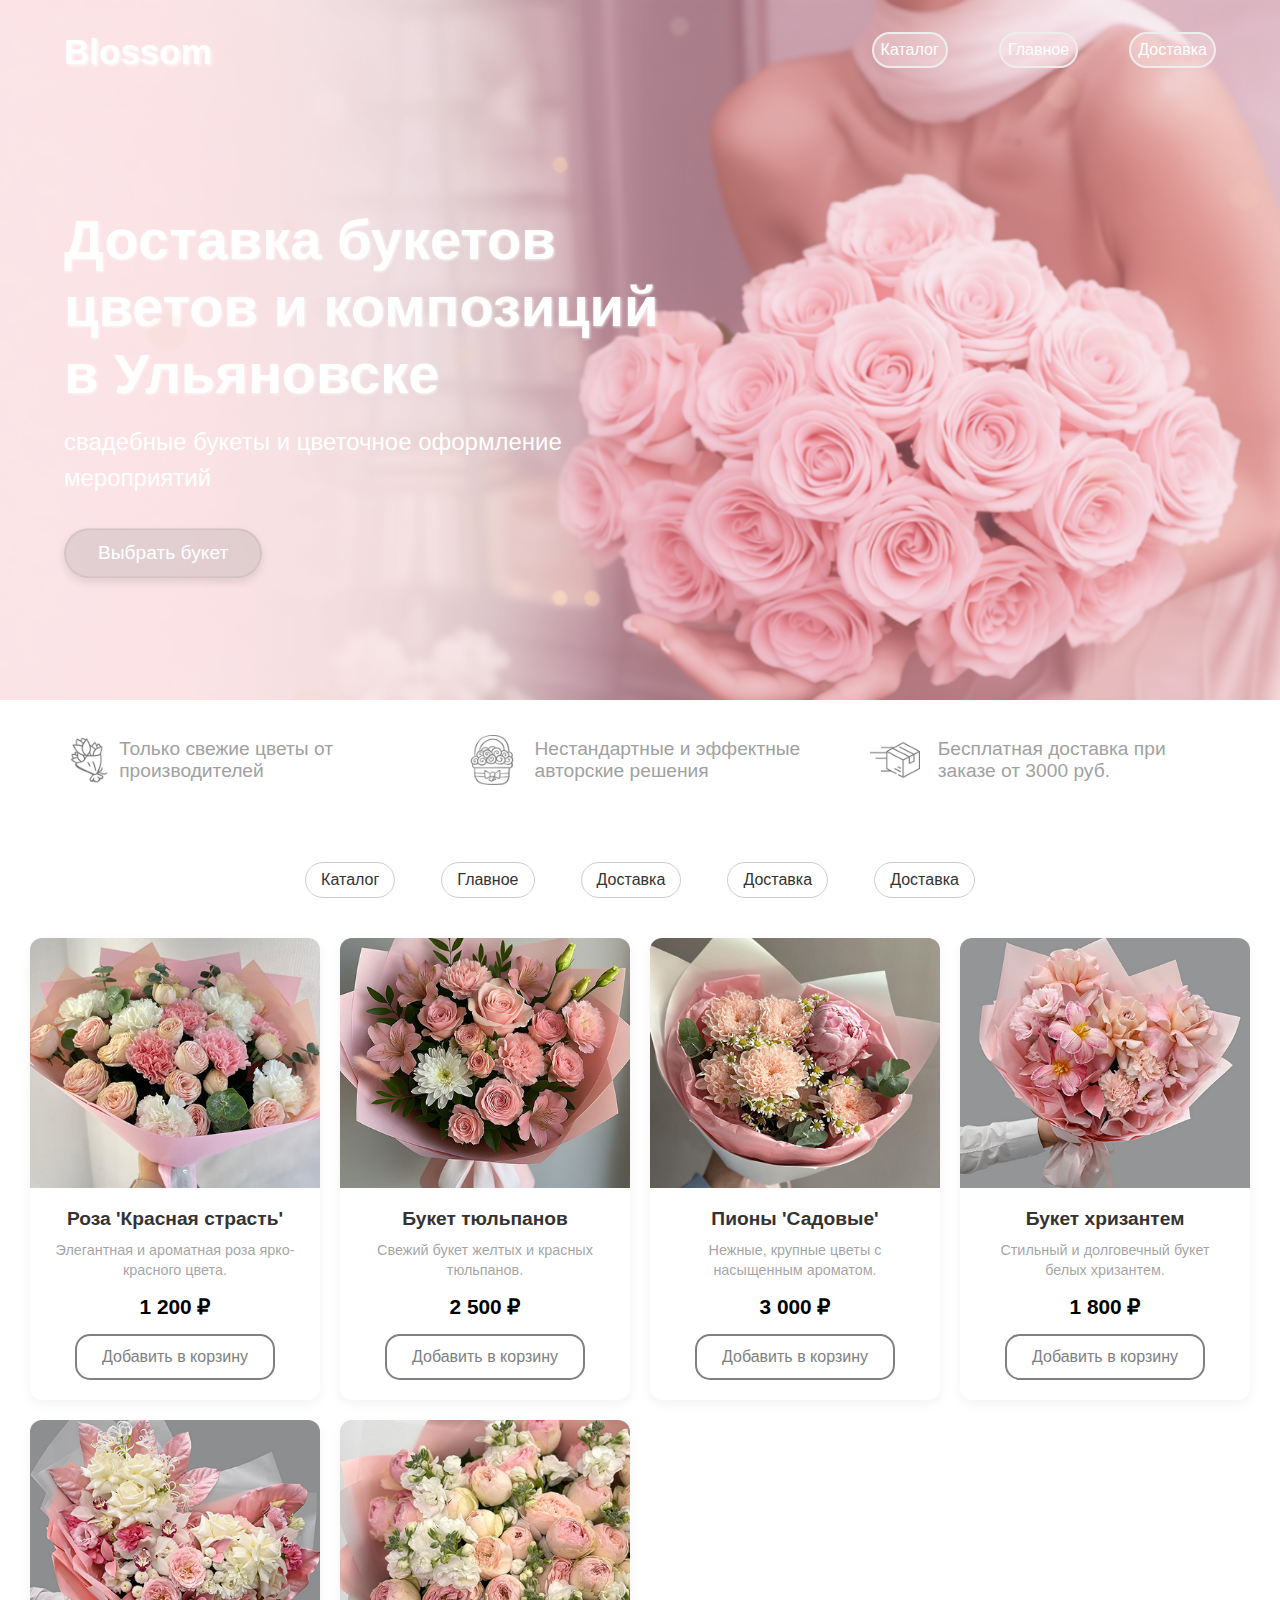
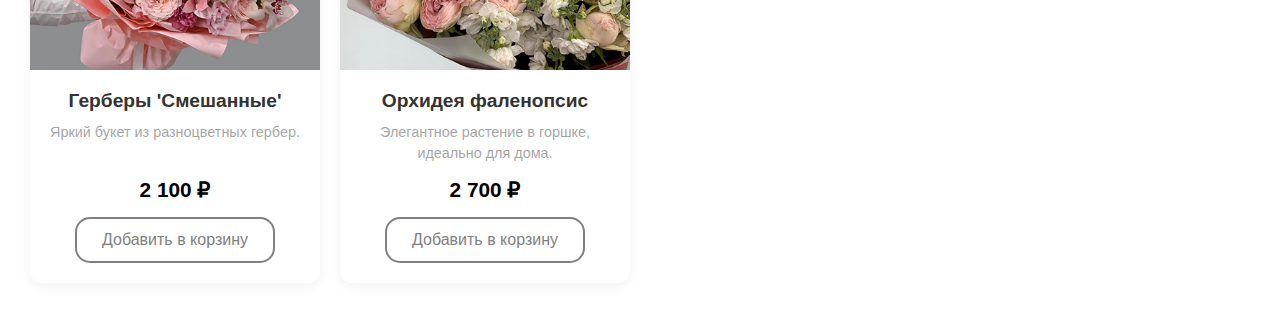
<file: index.html>
<!DOCTYPE html>
<html lang="en">
  <head>
    <meta charset="UTF-8" />
    <meta name="viewport" content="width=device-width, initial-scale=1.0" />
    <link rel="stylesheet" href="css.css" />
    <title>Document</title>
  </head>
  <body>
    <header class="header">
      <div class="logo">Blossom</div>
      <nav class="nav-menu">
        <a href="#" class="nav-item active">Каталог</a>
        <a href="pages/subscriptions.html" class="nav-item">Главное</a>
        <a href="#" class="nav-item">Доставка</a>
      </nav>
      <div class="hero-content">
        <h1>Доставка букетов цветов и композиций в Ульяновске</h1>
        <p>свадебные букеты и цветочное оформление мероприятий</p>
        <a href="#" class="btn">Выбрать букет</a>
      </div>
      <div class="floating-bubbles" id="bubbles-container"></div>
    </header>
    <main>
      <section>
        <div class="opcee_conteiner">
          <div class="byket">
            <img src="img/byket.png" alt="" />
            <p>Только свежие цветы от производителей</p>
          </div>
          <div class="korzina">
            <img src="img/korzina.png" alt="" />
            <p>Нестандартные и эффектные авторские решения</p>
          </div>
          <div class="box">
            <img src="img/box.png" alt="" />
            <p>Бесплатная доставка при заказе от 3000 руб.</p>
          </div>
        </div>
        <nav class="nav-menu-section">
          <a href="#" class="">Каталог</a>
          <a class="">Главное</a>
          <a href="#" class="">Доставка</a>
          <a href="#" class="">Доставка</a>
          <a href="#" class="">Доставка</a>
        </nav>
      </section>

      <div class="card-section-wrapper">
        <section class="card-section">
          <div class="flower-card">
            <div class="card-image">
              <img src="img/COMPOSITIONS_1.png" alt="Роза 'Красная страсть'" />
            </div>
            <div class="card-content">
              <h3 class="card-title">Роза 'Красная страсть'</h3>
              <p class="card-description">
                Элегантная и ароматная роза ярко-красного цвета.
              </p>
              <div class="card-price">1 200 ₽</div>
              <button class="card-button">Добавить в корзину</button>
            </div>
          </div>

          <div class="flower-card">
            <div class="card-image">
              <img src="img/COMPOSITIONS_2.png" alt="Букет тюльпанов" />
            </div>
            <div class="card-content">
              <h3 class="card-title">Букет тюльпанов</h3>
              <p class="card-description">
                Свежий букет желтых и красных тюльпанов.
              </p>
              <div class="card-price">2 500 ₽</div>
              <button class="card-button">Добавить в корзину</button>
            </div>
          </div>

          <div class="flower-card">
            <div class="card-image">
              <img src="img/COMPOSITIONS_3.png" alt="Пионы 'Садовые'" />
            </div>
            <div class="card-content">
              <h3 class="card-title">Пионы 'Садовые'</h3>
              <p class="card-description">
                Нежные, крупные цветы с насыщенным ароматом.
              </p>
              <div class="card-price">3 000 ₽</div>
              <button class="card-button">Добавить в корзину</button>
            </div>
          </div>

          <div class="flower-card">
            <div class="card-image">
              <img src="img/COMPOSITIONS_4.png" alt="Букет хризантем" />
            </div>
            <div class="card-content">
              <h3 class="card-title">Букет хризантем</h3>
              <p class="card-description">
                Стильный и долговечный букет белых хризантем.
              </p>
              <div class="card-price">1 800 ₽</div>
              <button class="card-button">Добавить в корзину</button>
            </div>
          </div>

          <div class="flower-card">
            <div class="card-image">
              <img src="img/COMPOSITIONS_5.png" alt="Герберы 'Смешанные'" />
            </div>
            <div class="card-content">
              <h3 class="card-title">Герберы 'Смешанные'</h3>
              <p class="card-description">
                Яркий букет из разноцветных гербер.
              </p>
              <div class="card-price">2 100 ₽</div>
              <button class="card-button">Добавить в корзину</button>
            </div>
          </div>

          <div class="flower-card">
            <div class="card-image">
              <img src="img/COMPOSITIONS_6.png" alt="Орхидея фаленопсис" />
            </div>
            <div class="card-content">
              <h3 class="card-title">Орхидея фаленопсис</h3>
              <p class="card-description">
                Элегантное растение в горшке, идеально для дома.
              </p>
              <div class="card-price">2 700 ₽</div>
              <button class="card-button">Добавить в корзину</button>
            </div>
          </div>
        </section>
      </div>
    </main>
    <script src="script.js"></script>
  </body>
</html>
</file>
<file: css.css>
* {
  padding: 0;
  margin: 0;
  box-sizing: border-box;
}

a {
  text-decoration: none;
  font-family: Arial, Helvetica, sans-serif;
}

header {
  background-image: url(img/main_hear.png);
  background-size: cover;
  background-position: center;
  background-attachment: local;
  margin: 0;
  padding: 2rem 5%;
  position: relative;
  overflow: hidden;
  height: 700px;
  display: flex;
  justify-content: space-between;
  align-items: flex-start;
  padding-top: 2rem;
}

.logo {
  font-size: clamp(28px, 4vw, 35px);
  font-weight: bold;
  font-family: "Roboto", sans-serif;
  color: white;
  transition: transform 0.2s ease;
  margin-top: 0;
  text-shadow: 2px 2px 3px rgba(255, 255, 255, 0.7);
}

.nav-menu {
  display: flex;
  gap: clamp(15px, 4vw, 74px);
  list-style: none;
  padding: 0;
  margin: 0;
  flex-wrap: wrap;
  margin-left: auto;
}
.nav-menu a {
  border: 2px solid rgb(237, 237, 237);
  background-color: #fbe4e760;
  padding: 7px;
  border-radius: 50px;
  display: block;
}
.nav-menu a:hover {
  background-color: #da8ca26e;
  transform: translateY(-2px);
  transition: all 0.3s ease;
}
.nav-item {
  position: relative;
  text-decoration: none;
  color: #ffffff;
  font-size: clamp(12px, 3vw, 16px);
  font-weight: 500;
  padding: clamp(5px, 2vw, 8px) 0;
  transition: color 0.2s ease;
}

.hero-content {
  position: absolute;
  top: 56%;
  left: 5%;
  transform: translateY(-50%);
  max-width: 600px;
  color: #333;
  text-align: left;
}

.hero-content h1 {
  font-size: clamp(1.8rem, 6vw, 3.5rem);
  font-weight: 700;
  line-height: 1.2;
  margin-bottom: 1rem;
  color: #ffffff;
  font-family: "Open Sans", sans-serif;
  text-shadow: 1px 1px 3px rgba(255, 255, 255, 0.7);
}

.hero-content p {
  font-size: clamp(1rem, 4vw, 1.5rem);
  font-weight: 400;
  margin-bottom: 2rem;
  color: rgb(255, 255, 255);
  line-height: 1.5;
  font-family: "Open Sans", sans-serif;
}

.btn {
  display: inline-block;
  padding: 0.75rem 2rem;
  background-color: #81818132;
  color: white;
  border: 2px solid #81818123;
  border-radius: 50px;
  font-size: clamp(1rem, 3vw, 1.2rem);
  font-weight: 500;
  text-decoration: none;
  transition: all 0.3s ease;
  box-shadow: 0 4px 8px rgba(0, 0, 0, 0.1);
}

.btn:hover {
  background-color: #da8ca2;
  transform: translateY(-2px);
  box-shadow: 0 6px 12px rgba(0, 0, 0, 0.15);
}
.floating-bubbles {
  position: absolute;
  top: 0;
  left: 0;
  width: 100%;
  height: 100%;
  pointer-events: none;
  z-index: 1;
  overflow: hidden;
}

.bubble {
  position: absolute;
  border-radius: 50%;
  background: #f5d5c130;
  animation: float 15s infinite ease-in-out;
  filter: blur(2px);
}

@keyframes float {
  0% {
    transform: translate(0, 0);
  }
  25% {
    transform: translate(10px, -10px);
  }
  50% {
    transform: translate(-10px, 10px);
  }
  75% {
    transform: translate(10px, 10px);
  }
  100% {
    transform: translate(0, 0);
  }
}
section {
  padding-left: 5%;
  padding-right: 5%;
}
.opcee_conteiner {
  margin-top: 3%;
  display: flex;
  flex-wrap: wrap;
  gap: 5%;
  justify-content: center;
}

.opcee_conteiner p {
  color: #a1a1a1;
  font-family: "Roboto", sans-serif;
}
.byket {
  display: flex;
  align-items: center;
  gap: 1.5%;
  flex: 1;
  min-width: 250px;
  margin-bottom: 20px;
}

.byket img {
  width: 20%;
  max-width: 50px;
}

.byket p {
  font-size: clamp(0.8rem, 2.5vw, 1.2rem);
  width: 70%;
}
.korzina {
  display: flex;
  align-items: center;
  gap: 5%;
  flex: 1;
  min-width: 250px;
  margin-bottom: 20px;
}
.korzina img {
  width: 17%;
  max-width: 50px;
}
.korzina p {
  font-size: clamp(0.8rem, 2.5vw, 1.2rem);
  width: auto;
}
.box {
  display: flex;
  align-items: center;
  gap: 5%;
  flex: 1;
  min-width: 250px;
  margin-bottom: 20px;
}
.box img {
  width: 21%;
  max-width: 50px;
}
.box p {
  font-size: clamp(0.8rem, 2.5vw, 1.2rem);
  width: 70%;
}
.nav-menu-section {
  display: flex;
  flex-wrap: wrap;
  gap: 5%;
  margin-top: 5%;
  justify-content: center;
  padding: 0 10%;
}
.nav-menu-section a {
  color: #333;
  padding: 8px 15px;
  border: 1px solid #ccc;
  border-radius: 20px;
  font-size: clamp(0.8rem, 2.5vw, 1rem);
}

.card-section-wrapper {
  display: flex;
  justify-content: center;
  align-items: center;
  padding: 40px 20px;
  background-color: #ffffff;
  width: 100%;
}

.card-section {
  display: grid;
  grid-template-columns: repeat(auto-fit, minmax(280px, 1fr));
  gap: 20px;
  max-width: 1400px;
  width: 100%;
  padding: 0 10px;
}

.flower-card {
  display: flex;
  flex-direction: column;
  background-color: white;
  border-radius: 12px;
  overflow: hidden;
  box-shadow: 0 4px 12px rgba(0, 0, 0, 0.05);
  transition: transform 0.3s ease, box-shadow 0.3s ease;
  height: 100%;
}

.flower-card:hover {
  transform: translateY(-5px);
  box-shadow: 0 8px 20px rgba(0, 0, 0, 0.1);
}

.card-image img {
  width: 100%;
  height: 250px;
  object-fit: cover;
  display: block;
}

.card-content {
  padding: 20px;
  display: flex;
  flex-direction: column;
  align-items: center;
  flex-grow: 1;
  justify-content: space-between;
}

.card-title {
  font-size: 1.2em;
  margin: 0 0 10px 0;
  color: #333;
  text-align: center;
  font-family: "Roboto", sans-serif;
}

.card-description {
  font-size: 0.9rem;
  color: #6666669a;
  margin: 0 0 15px 0;
  text-align: center;
  line-height: 1.4;
  flex-grow: 1;
  font-family: "Roboto", sans-serif;
}

.card-price {
  font-size: 1.3em;
  font-weight: bold;
  color: #000000;
  margin-bottom: 15px;
  text-align: center;
  font-family: "Roboto", sans-serif;
}

.card-button {
  background-color: #d32f2f00;
  color: gray;
  border: 2px solid gray;
  padding: 12px 24px;
  border-radius: 15px;
  cursor: pointer;
  font-size: 1em;
  transition: background-color 0.3s ease, box-shadow 0.3s ease;
  width: 100%;
  max-width: 200px;
  font-family: "Roboto", sans-serif;
}

.card-button:hover {
  background-color: #da8ca2;
  box-shadow: 0 0 10px #da8ca26e;
  border: 2px solid white;
  font-family: "Roboto", sans-serif;
  color: white;
}

@media (max-width: 1024px) {
  header {
    height: 600px;
  }
  .hero-content h1 {
    font-size: clamp(1.5rem, 6vw, 2.5rem);
  }
  .hero-content p {
    font-size: clamp(0.9rem, 4vw, 1.2rem);
  }
  .card-section {
    grid-template-columns: repeat(2, 1fr);
    gap: 30px;
  }
}

@media (max-width: 768px) {
  header {
    height: 500px;
    flex-direction: column;
    align-items: center;
    text-align: center;
  }
  .nav-menu {
    margin: 20px 0;
    justify-content: center;
  }
  .logo {
    margin-bottom: 20px;
  }
  .hero-content {
    position: relative;
    top: auto;
    left: auto;
    transform: none;
    text-align: center;
    margin-top: 20px;
  }
  .hero-content h1 {
    font-size: clamp(1.3rem, 6vw, 2rem);
  }
  .hero-content p {
    font-size: clamp(0.8rem, 4vw, 1rem);
  }
  .btn {
    padding: 0.6rem 1.5rem;
  }
  .card-section {
    grid-template-columns: 1fr;
    max-width: 450px;
  }
  .card-section-wrapper {
    align-items: stretch;
  }
  .card-image img {
    height: 200px;
  }
}

@media (max-width: 480px) {
  header {
    padding: 1rem 5%;
    height: 450px;
  }
  .logo {
    font-size: clamp(24px, 8vw, 30px);
  }
  .nav-menu {
    gap: 10px;
  }
  .nav-item {
    font-size: clamp(10px, 4vw, 14px);
    padding: 5px 10px;
  }
  .opcee_conteiner {
    flex-direction: column;
    align-items: center;
  }
  .byket,
  .korzina,
  .box {
    flex-direction: column;
    text-align: center;
  }
  .byket img,
  .korzina img,
  .box img {
    width: 30%;
    margin-bottom: 10px;
  }
  .byket p,
  .korzina p,
  .box p {
    width: 100%;
  }
  .nav-menu-section {
    gap: 10px;
  }
  .nav-menu-section a {
    padding: 6px 12px;
    font-size: 0.8rem;
  }
  .card-content {
    padding: 15px;
  }
  .card-title {
    font-size: 1.1em;
  }
  .card-description {
    font-size: 0.8rem;
  }
  .card-price {
    font-size: 1.1em;
  }
  .card-button {
    padding: 10px 15px;
    font-size: 0.9em;
  }
}
</file>
